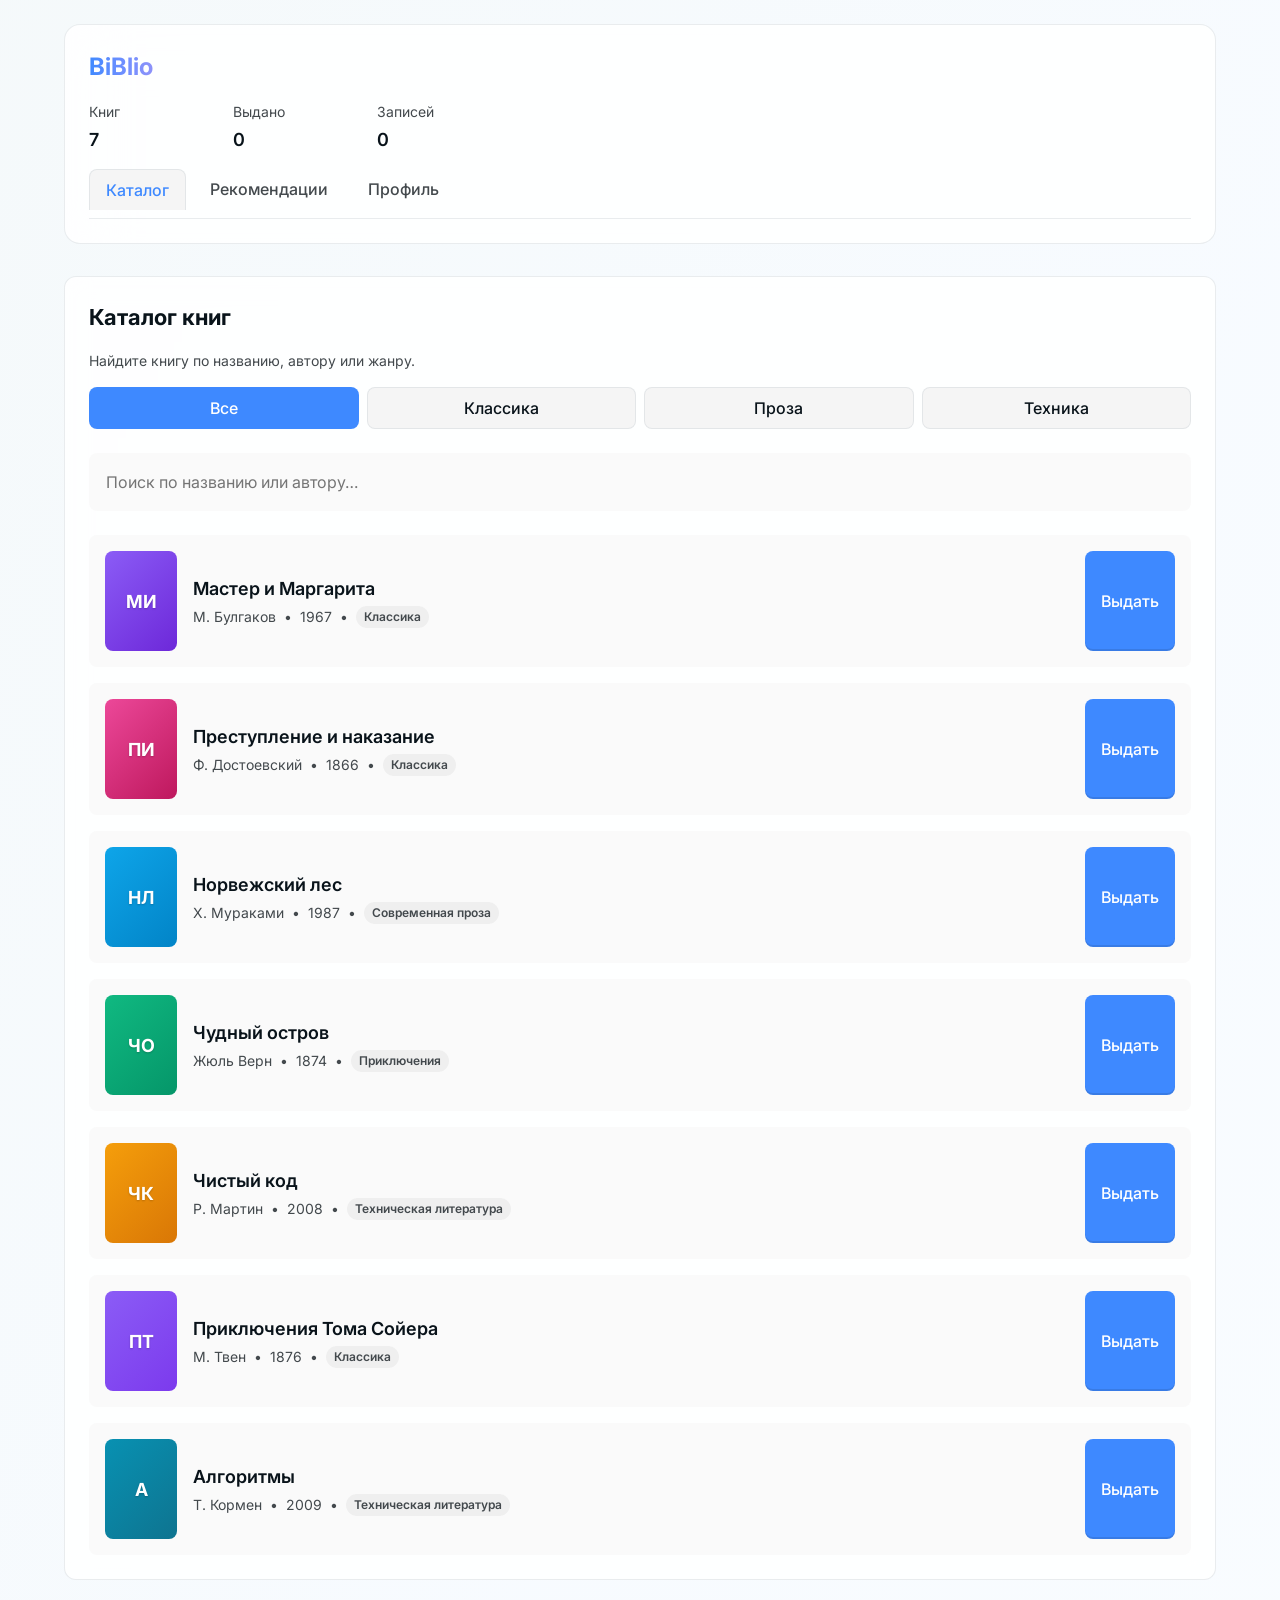
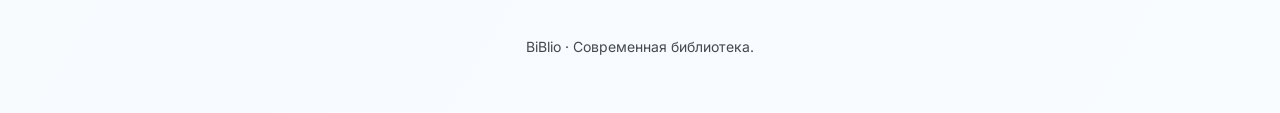
<file: index.html>
<!doctype html>
<html lang="ru">
<head>
  <meta charset="utf-8" />
  <meta name="viewport" content="width=device-width, initial-scale=1" />
  <title>BiBlio · Библиотека</title>
  <meta name="description" content="Современный интерфейс библиотеки: каталог, рекомендации, личный кабинет. Никаких выезжающих элементов — только плавные переходы." />
  <link rel="preconnect" href="https://fonts.googleapis.com">
  <link rel="preconnect" href="https://fonts.gstatic.com" crossorigin>
  <link href="https://fonts.googleapis.com/css2?family=Inter:wght@300;400;500;600;700&display=swap" rel="stylesheet">
  <style>
    /* ===== ULTRA-MODERN STYLES — 3-page layout ===== */
    :root {
      --spacing-xs: 4px;
      --spacing-s: 8px;
      --spacing-m: 16px;
      --spacing-l: 24px;
      --spacing-xl: 32px;
      --radius-s: 8px;
      --radius-m: 12px;
      --radius-l: 16px;
      
      --bg-gradient: linear-gradient(120deg, oklch(98% 0.005 220), oklch(99% 0.008 260));
      --card-bg: oklch(100% 0 0 / 85%);
      --card-bg-dark: oklch(15% 0.005 240 / 88%);
      --text: oklch(18% 0.02 240);
      --text-muted: oklch(40% 0.01 240);
      --border: oklch(85% 0.01 240 / 40%);
      --accent: oklch(65% 0.2 260);
      --accent-hover: oklch(60% 0.22 260);
      --success: oklch(60% 0.18 140);
      --danger: oklch(65% 0.2 20);
    }

    @media (prefers-color-scheme: dark) {
      :root {
        --bg-gradient: linear-gradient(120deg, oklch(10% 0.008 240), oklch(12% 0.012 260));
        --text: oklch(95% 0.01 240);
        --text-muted: oklch(70% 0.008 240);
        --border: oklch(30% 0.01 240 / 30%);
      }
    }

    * { box-sizing: border-box; }
    html { scroll-behavior: smooth; }
    body {
      margin: 0;
      font-family: 'Inter', -apple-system, BlinkMacSystemFont, sans-serif;
      background: var(--bg-gradient);
      color: var(--text);
      line-height: 1.5;
      -webkit-font-smoothing: antialiased;
    }

    .container {
      max-width: 1200px;
      margin: 0 auto;
      padding: var(--spacing-l);
    }

    /* ===== HEADER — фиксированный, с навигацией ===== */
    header {
      background: var(--card-bg);
      backdrop-filter: blur(30px);
      -webkit-backdrop-filter: blur(30px);
      border: 1px solid var(--border);
      border-radius: var(--radius-l);
      padding: var(--spacing-l);
      margin-bottom: var(--spacing-xl);
      position: sticky;
      top: var(--spacing-l);
      z-index: 10;
    }
    @media (prefers-color-scheme: dark) {
      header {
        background: var(--card-bg-dark);
      }
    }

    .header-top {
      display: flex;
      justify-content: space-between;
      align-items: center;
      margin-bottom: var(--spacing-m);
    }

    .logo {
      font-weight: 700;
      font-size: 1.5rem;
      display: flex;
      align-items: center;
      gap: var(--spacing-xs);
      background: linear-gradient(90deg, var(--accent), oklch(70% 0.15 280));
      -webkit-background-clip: text;
      background-clip: text;
      color: transparent;
    }

    /* Статистика */
    .stats {
      display: flex;
      gap: var(--spacing-l);
      flex-wrap: wrap;
    }
    .stat {
      display: flex;
      flex-direction: column;
      min-width: 120px;
    }
    .stat-label {
      font-size: 0.875rem;
      color: var(--text-muted);
      margin-bottom: var(--spacing-xs);
    }
    .stat-value {
      font-weight: 600;
      font-size: 1.125rem;
    }

    /* ===== NAV — табы ===== */
    .nav-tabs {
      display: flex;
      gap: var(--spacing-s);
      margin-top: var(--spacing-m);
      border-bottom: 1px solid var(--border);
      padding-bottom: var(--spacing-s);
    }
    .nav-link {
      padding: var(--spacing-s) var(--spacing-m);
      font-weight: 500;
      color: var(--text-muted);
      text-decoration: none;
      border-radius: var(--radius-s) var(--radius-s) 0 0;
      cursor: pointer;
      transition: all 0.2s ease;
    }
    .nav-link.active {
      color: var(--accent);
      background: oklch(95% 0 0 / 60%);
      border: 1px solid var(--border);
      border-bottom: none;
    }
    @media (prefers-color-scheme: dark) {
      .nav-link.active { background: oklch(20% 0 0 / 40%); }
    }

    /* ===== PAGES — переключение ===== */
    .page {
      display: none;
      opacity: 0;
      transform: translateY(10px);
      transition: opacity 0.3s, transform 0.3s;
    }
    .page.active {
      display: block;
      opacity: 1;
      transform: translateY(0);
    }

    /* ===== CONTENT BLOCKS ===== */
    .card {
      background: var(--card-bg);
      backdrop-filter: blur(12px);
      border: 1px solid var(--border);
      border-radius: var(--radius-m);
      padding: var(--spacing-l);
      margin-bottom: var(--spacing-l);
    }
    @media (prefers-color-scheme: dark) {
      .card {
        background: var(--card-bg-dark);
      }
    }

    h2 {
      font-weight: 700;
      font-size: 1.375rem;
      margin: 0 0 var(--spacing-m);
    }

    .text-muted {
      color: var(--text-muted);
      font-size: 0.875rem;
      margin: 0 0 var(--spacing-m);
    }

    /* Фильтры */
    .filters {
      display: flex;
      gap: var(--spacing-s);
      margin-bottom: var(--spacing-l);
      flex-wrap: wrap;
    }
    .filter-btn {
      flex: 1;
      min-width: 100px;
      padding: var(--spacing-s) var(--spacing-m);
      background: oklch(95% 0 0 / 60%);
      border: 1px solid var(--border);
      border-radius: var(--radius-s);
      font: inherit;
      font-weight: 500;
      color: var(--text);
      cursor: pointer;
      transition: all 0.2s ease;
    }
    @media (prefers-color-scheme: dark) {
      .filter-btn { background: oklch(20% 0 0 / 40%); }
    }
    .filter-btn.active {
      background: var(--accent);
      color: white;
      border-color: transparent;
    }

    /* Инпуты */
    .input-group {
      display: flex;
      gap: var(--spacing-s);
      margin-bottom: var(--spacing-l);
    }
    input, select, button {
      font: inherit;
    }
    input, select {
      flex: 1;
      padding: var(--spacing-m);
      border-radius: var(--radius-s);
      border: 1px solid transparent;
      background: oklch(98% 0 0 / 70%);
      color: var(--text);
      transition: border-color 0.2s;
    }
    @media (prefers-color-scheme: dark) {
      input, select { background: oklch(20% 0 0 / 50%); }
    }
    input:focus, select:focus {
      outline: none;
      border-color: var(--accent);
      background: var(--card-bg);
    }

    /* Книги */
    .book-list {
      display: flex;
      flex-direction: column;
      gap: var(--spacing-m);
    }
    .book {
      display: flex;
      gap: var(--spacing-m);
      padding: var(--spacing-m);
      border-radius: var(--radius-s);
      background: oklch(97% 0 0 / 50%);
      transition: transform 0.2s;
    }
    @media (prefers-color-scheme: dark) {
      .book { background: oklch(22% 0 0 / 40%); }
    }
    .cover {
      width: 72px;
      height: 100px;
      border-radius: var(--radius-s);
      flex-shrink: 0;
      display: flex;
      align-items: center;
      justify-content: center;
      font-weight: 700;
      font-size: 18px;
      color: white;
      text-shadow: 0 1px 2px rgba(0,0,0,0.2);
    }
    .cover-1 { background: linear-gradient(135deg, #8b5cf6, #6d28d9); }
    .cover-2 { background: linear-gradient(135deg, #ec4899, #be185d); }
    .cover-3 { background: linear-gradient(135deg, #0ea5e9, #0284c7); }
    .cover-4 { background: linear-gradient(135deg, #10b981, #059669); }
    .cover-5 { background: linear-gradient(135deg, #f59e0b, #d97706); }
    .cover-6 { background: linear-gradient(135deg, #8b5cf6, #7c3aed); }
    .cover-7 { background: linear-gradient(135deg, #0891b2, #0e7490); }

    .meta {
      flex: 1;
      display: flex;
      flex-direction: column;
      justify-content: center;
    }
    .title {
      font-weight: 600;
      font-size: 1.125rem;
      margin: 0 0 var(--spacing-xs);
    }
    .details {
      color: var(--text-muted);
      font-size: 0.875rem;
      display: flex;
      gap: 8px;
    }
    .genre-pill {
      padding: 2px 8px;
      border-radius: 999px;
      background: oklch(90% 0 0 / 40%);
      font-size: 0.75rem;
      font-weight: 600;
    }
    @media (prefers-color-scheme: dark) {
      .genre-pill { background: oklch(30% 0 0 / 50%); }
    }

    /* Кнопки */
    .btn {
      display: inline-flex;
      align-items: center;
      justify-content: center;
      gap: var(--spacing-xs);
      padding: var(--spacing-s) var(--spacing-m);
      border-radius: var(--radius-s);
      font-weight: 500;
      border: none;
      cursor: pointer;
      transition: all 0.15s ease;
      box-shadow: inset 0 -2px 0 oklch(0% 0 0 / 0.1);
    }
    .btn:active {
      transform: translateY(1px);
      box-shadow: inset 0 1px 0 oklch(0% 0 0 / 0.1);
    }
    .btn-primary {
      background: var(--accent);
      color: white;
    }
    .btn-primary:hover:not(:disabled) {
      background: var(--accent-hover);
    }
    .btn-secondary {
      background: oklch(95% 0 0 / 80%);
      color: var(--text);
    }
    @media (prefers-color-scheme: dark) {
      .btn-secondary { background: oklch(25% 0 0 / 60%); }
    }
    .btn-danger {
      background: oklch(95% 0 0 / 80%);
      color: var(--danger);
    }

    /* Списки */
    .list-empty {
      color: var(--text-muted);
      text-align: center;
      padding: var(--spacing-l);
    }

    /* Форма записи */
    .event-form {
      display: flex;
      flex-direction: column;
      gap: var(--spacing-m);
    }
    .form-row {
      display: flex;
      gap: var(--spacing-s);
    }

    /* Toast */
    #toast {
      position: fixed;
      top: 20px;
      right: 20px;
      background: var(--text);
      color: white;
      padding: 12px 20px;
      border-radius: 12px;
      font-weight: 500;
      box-shadow: 0 6px 20px oklch(0% 0 0 / 0.2);
      opacity: 0;
      transform: translateX(20px);
      transition: opacity 0.3s, transform 0.3s;
      z-index: 1000;
    }
    #toast.show {
      opacity: 1;
      transform: translateX(0);
    }

    footer {
      text-align: center;
      padding: var(--spacing-xl) var(--spacing-l);
      color: var(--text-muted);
      font-size: 0.875rem;
    }
    code {
      background: oklch(90% 0 0 / 50%);
      padding: 2px 6px;
      border-radius: 4px;
      font-family: monospace;
    }

    /* Focus */
    button:focus-visible, input:focus-visible, select:focus-visible, a:focus-visible {
      outline: 2px solid var(--accent);
      outline-offset: 2px;
    }
  </style>
  <!-- Yandex.Metrika counter -->
  <script type="text/javascript">
      (function(m,e,t,r,i,k,a){
          m[i]=m[i]||function(){(m[i].a=m[i].a||[]).push(arguments)};
          m[i].l=1*new Date();
          for (var j = 0; j < document.scripts.length; j++) {if (document.scripts[j].src === r) { return; }}
          k=e.createElement(t),a=e.getElementsByTagName(t)[0],k.async=1,k.src=r,a.parentNode.insertBefore(k,a)
      })(window, document,'script','https://mc.yandex.ru/metrika/tag.js?id=105361406', 'ym');
  
      ym(105361406, 'init', {ssr:true, webvisor:true, clickmap:true, ecommerce:"dataLayer", accurateTrackBounce:true, trackLinks:true});
  </script>
  <noscript><div><img src="https://mc.yandex.ru/watch/105361406" style="position:absolute; left:-9999px;" alt="" /></div></noscript>
  <!-- /Yandex.Metrika counter -->
</head>
<body>
  <div class="container">
    <header>
      <div class="header-top">
        <div class="logo">BiBlio</div>
      </div>
      <div class="stats">
        <div class="stat">
          <span class="stat-label">Книг</span>
          <span class="stat-value" id="stat-total">7</span>
        </div>
        <div class="stat">
          <span class="stat-label">Выдано</span>
          <span class="stat-value" id="stat-borrowed">0</span>
        </div>
        <div class="stat">
          <span class="stat-label">Записей</span>
          <span class="stat-value" id="stat-events">0</span>
        </div>
      </div>
      <nav class="nav-tabs">
        <a href="#books" class="nav-link active" data-page="books">Каталог</a>
        <a href="#recommend" class="nav-link" data-page="recommend">Рекомендации</a>
        <a href="#profile" class="nav-link" data-page="profile">Профиль</a>
      </nav>
    </header>

    <!-- Страница 1: Каталог -->
    <section id="page-books" class="page active">
      <div class="card">
        <h2>Каталог книг</h2>
        <p class="text-muted">Найдите книгу по названию, автору или жанру.</p>

        <div class="filters">
          <button class="filter-btn active" data-genre="">Все</button>
          <button class="filter-btn" data-genre="Классика">Классика</button>
          <button class="filter-btn" data-genre="Современная проза">Проза</button>
          <button class="filter-btn" data-genre="Техническая литература">Техника</button>
        </div>

        <div class="input-group">
          <input type="text" id="searchInput" placeholder="Поиск по названию или автору…" autocomplete="off">
        </div>

        <div class="book-list" id="booksList">
          <!-- Книги рендерятся сюда -->
        </div>
      </div>
    </section>

    <!-- Страница 2: Рекомендации -->
    <section id="page-recommend" class="page">
      <div class="card">
        <h2>Персональные рекомендации</h2>
        <p class="text-muted">Мы подберём книгу на основе ваших предпочтений.</p>

        <div class="input-group">
          <select id="recGenre">
            <option value="Классика">Классика</option>
            <option value="Современная проза">Современная проза</option>
            <option value="Приключения">Приключения</option>
            <option value="Техническая литература">Техника</option>
          </select>
          <button class="btn btn-primary" id="getRec">Подобрать</button>
        </div>

        <div class="book-list" id="recResult">
          <div class="list-empty">Выберите жанр и нажмите «Подобрать»</div>
        </div>
      </div>
    </section>

    <!-- Страница 3: Профиль -->
    <section id="page-profile" class="page">
      <div class="card">
        <h2>Выданные книги</h2>
        <div class="actions" style="display:flex;gap:var(--spacing-s);margin-bottom:var(--spacing-m);">
          <button class="btn btn-danger" id="clearBorrowed">Очистить всё</button>
        </div>
        <div class="book-list" id="borrowedList">
          <div class="list-empty">У вас нет выданных книг</div>
        </div>
      </div>

      <div class="card">
        <h2>Запись на события</h2>
        <p class="text-muted">Зарегистрируйтесь на ближайшие мероприятия.</p>

        <form class="event-form" id="eventForm">
          <div class="form-row">
            <input type="text" id="visitorName" placeholder="Ваше имя" required>
          </div>
          <div class="form-row">
            <select id="eventSelect" style="flex:1;">
              <option>Авторская встреча: «Современная проза» — 2025-12-01</option>
              <option>Детский час: мастер-класс — 2025-12-05</option>
              <option>Лекция: История книги — 2026-01-15</option>
            </select>
            <button type="submit" class="btn btn-primary">Записаться</button>
          </div>
        </form>

        <div style="margin-top: var(--spacing-l);">
          <h3 style="font-size:1.125rem;margin:var(--spacing-m) 0;">Мои записи</h3>
          <div id="eventList">
            <div class="list-empty">Нет записей</div>
          </div>
        </div>
      </div>
    </section>

    <footer>
      BiBlio · Современная библиотека.
    </footer>
  </div>

  <!-- Toast -->
  <div id="toast" role="alert"></div>

  <script>
    // Данные
    const books = [
      {id:1,title:'Мастер и Маргарита',author:'М. Булгаков',genre:'Классика',year:1967},
      {id:2,title:'Преступление и наказание',author:'Ф. Достоевский',genre:'Классика',year:1866},
      {id:3,title:'Норвежский лес',author:'Х. Мураками',genre:'Современная проза',year:1987},
      {id:4,title:'Чудный остров',author:'Жюль Верн',genre:'Приключения',year:1874},
      {id:5,title:'Чистый код',author:'Р. Мартин',genre:'Техническая литература',year:2008},
      {id:6,title:'Приключения Тома Сойера',author:'М. Твен',genre:'Классика',year:1876},
      {id:7,title:'Алгоритмы',author:'Т. Кормен',genre:'Техническая литература',year:2009}
    ];

    // Keys
    const BORROW_KEY = 'biblio_borrowed';
    const EVENTS_KEY = 'biblio_events';

    // DOM
    const pages = {
      books: document.getElementById('page-books'),
      recommend: document.getElementById('page-recommend'),
      profile: document.getElementById('page-profile')
    };
    const navLinks = document.querySelectorAll('.nav-link');
    const booksList = document.getElementById('booksList');
    const searchInput = document.getElementById('searchInput');
    const recGenre = document.getElementById('recGenre');
    const recResult = document.getElementById('recResult');
    const borrowedList = document.getElementById('borrowedList');
    const eventForm = document.getElementById('eventForm');
    const eventList = document.getElementById('eventList');
    const clearBorrowed = document.getElementById('clearBorrowed');
    const statTotal = document.getElementById('stat-total');
    const statBorrowed = document.getElementById('stat-borrowed');
    const statEvents = document.getElementById('stat-events');
    const toast = document.getElementById('toast');

    // Утилиты
    const escape = s => s.replace(/[&<>"']/g, m => ({'&':'&amp;','<':'<','>':'>','"':'&quot;',"'":"&#39;"})[m]);
    const getCoverClass = id => `cover-${((id - 1) % 7) + 1}`;
    const getCoverLetters = title => title.split(' ').slice(0,2).map(w => w[0]?.toUpperCase() || '').join('');

    // Рендер книги
    const renderBook = (b, isBorrowed = false) => {
      const coverClass = getCoverClass(b.id);
      const letters = getCoverLetters(b.title);
      const btnText = isBorrowed ? 'Вернуть' : 'Выдать';
      const btnClass = isBorrowed ? 'btn-danger' : 'btn-primary';
      const action = isBorrowed ? 'return' : 'borrow';
      return `
        <div class="book">
          <div class="cover ${coverClass}">${letters}</div>
          <div class="meta">
            <div class="title">${escape(b.title)}</div>
            <div class="details">
              <span>${escape(b.author)}</span> • 
              <span>${b.year}</span> • 
              <span class="genre-pill">${b.genre}</span>
            </div>
          </div>
          <button class="btn ${btnClass} action-btn" data-id="${b.id}" data-action="${action}">
            ${btnText}
          </button>
        </div>
      `;
    };

    // Рендер книг
    const renderBooks = (list = books) => {
      if (list.length === 0) {
        booksList.innerHTML = `<div class="list-empty">Книг не найдено</div>`;
        return;
      }
      booksList.innerHTML = list.map(b => renderBook(b)).join('');
      attachHandlers();
    };

    // Обработчики
    const attachHandlers = () => {
      document.querySelectorAll('.action-btn').forEach(btn => {
        btn.onclick = () => {
          const id = +btn.dataset.id;
          const action = btn.dataset.action;
          if (action === 'borrow') {
            borrowBook(id);
          } else {
            returnBook(id);
          }
        };
      });
    };

    // Выдача/возврат
    const getBorrowed = () => JSON.parse(localStorage.getItem(BORROW_KEY) || '[]');
    const setBorrowed = arr => {
      localStorage.setItem(BORROW_KEY, JSON.stringify(arr));
      updateStats();
    };

    const borrowBook = id => {
      const arr = getBorrowed();
      if (!arr.includes(id)) {
        arr.push(id);
        setBorrowed(arr);
        showToast('Книга выдана');
        renderBorrowed();
      }
    };

    const returnBook = id => {
      let arr = getBorrowed();
      arr = arr.filter(x => x !== id);
      setBorrowed(arr);
      showToast('Книга возвращена');
      renderBorrowed();
    };

    // Рендер выданных
    const renderBorrowed = () => {
      const ids = getBorrowed();
      if (!ids.length) {
        borrowedList.innerHTML = `<div class="list-empty">У вас нет выданных книг</div>`;
        return;
      }
      const list = ids.map(id => books.find(b => b.id === id)).filter(Boolean);
      borrowedList.innerHTML = list.map(b => renderBook(b, true)).join('');
      attachHandlers();
    };

    // События
    const getEvents = () => JSON.parse(localStorage.getItem(EVENTS_KEY) || '[]');
    const setEvents = arr => {
      localStorage.setItem(EVENTS_KEY, JSON.stringify(arr));
      updateStats();
    };

    // Рендер событий
    const renderEvents = () => {
      const arr = getEvents();
      if (!arr.length) {
        eventList.innerHTML = `<div class="list-empty">Нет записей</div>`;
        return;
      }
      eventList.innerHTML = arr.map(x => `
        <div class="book" style="padding:8px 12px;background:oklch(97% 0 0 / 50%);">
          <div class="meta">
            <div class="title" style="font-size:0.95rem;">${escape(x.event)}</div>
            <div class="details" style="font-size:0.75rem;">
              <span>${escape(x.name)}</span>
            </div>
          </div>
        </div>
      `).join('');
    };

    // Статистика
    const updateStats = () => {
      const total = books.length;
      const borrowed = getBorrowed().length;
      const events = getEvents().length;
      
      statTotal.textContent = total;
      statBorrowed.textContent = borrowed;
      statEvents.textContent = events;
    };

    // Переключение страниц
    const showPage = (pageId) => {
      // Скрываем все
      Object.values(pages).forEach(p => p.classList.remove('active'));
      // Показываем нужную
      pages[pageId].classList.add('active');
      // Обновляем навигацию
      navLinks.forEach(link => {
        if (link.dataset.page === pageId) {
          link.classList.add('active');
        } else {
          link.classList.remove('active');
        }
      });
      // Обновляем URL
      history.pushState({ page: pageId }, '', `#${pageId}`);
    };

    // Обработка кликов по навигации
    navLinks.forEach(link => {
      link.addEventListener('click', (e) => {
        e.preventDefault();
        showPage(link.dataset.page);
      });
    });

    // Обработка back/forward
    window.addEventListener('popstate', (e) => {
      const page = (e.state?.page) || 'books';
      showPage(page);
    });

    // Фильтры каталога
    const setupFilters = () => {
      document.querySelectorAll('.filter-btn').forEach(btn => {
        btn.addEventListener('click', () => {
          document.querySelectorAll('.filter-btn').forEach(b => b.classList.remove('active'));
          btn.classList.add('active');
          const genre = btn.dataset.genre;
          const q = searchInput.value.toLowerCase();
          const filtered = books.filter(b => 
            (!genre || b.genre === genre) && 
            (b.title.toLowerCase().includes(q) || b.author.toLowerCase().includes(q))
          );
          renderBooks(filtered);
        });
      });

      searchInput.addEventListener('input', () => {
        const activeBtn = document.querySelector('.filter-btn.active');
        const genre = activeBtn?.dataset.genre || '';
        const q = searchInput.value.toLowerCase();
        const filtered = books.filter(b => 
          (!genre || b.genre === genre) && 
          (b.title.toLowerCase().includes(q) || b.author.toLowerCase().includes(q))
        );
        renderBooks(filtered);
      });
    };

    // Рекомендации
    document.getElementById('getRec').addEventListener('click', () => {
      const genre = recGenre.value;
      const candidates = books.filter(b => b.genre === genre);
      if (!candidates.length) {
        recResult.innerHTML = `<div class="list-empty">Нет книг в жанре «${genre}»</div>`;
        return;
      }
      const book = candidates[Math.floor(Math.random() * candidates.length)];
      recResult.innerHTML = renderBook(book);
      attachHandlers();
    });

    // Форма событий
    eventForm.addEventListener('submit', (e) => {
      e.preventDefault();
      const name = document.getElementById('visitorName').value.trim();
      const ev = document.getElementById('eventSelect').value;
      if (!name) {
        showToast('Введите имя', 'warn');
        return;
      }
      const arr = getEvents();
      arr.push({ name, event: ev, time: new Date().toISOString() });
      setEvents(arr);
      document.getElementById('visitorName').value = '';
      renderEvents();
      showToast('Вы записаны!');
    });

    // Очистка
    clearBorrowed.addEventListener('click', () => {
      if (confirm('Очистить все выданные книги?')) {
        setBorrowed([]);
        renderBorrowed();
        showToast('Очищено');
      }
    });

    // Toast
    const showToast = (msg, type = 'success') => {
      toast.textContent = msg;
      toast.className = `show`;
      if (type === 'warn') {
        toast.style.background = 'var(--danger)';
      } else {
        toast.style.background = 'var(--text)';
      }
      setTimeout(() => toast.classList.remove('show'), 2500);
    };

    // Инициализация
    window.addEventListener('DOMContentLoaded', () => {
      // Обработка прямого URL (#recommend)
      const hash = window.location.hash.slice(1) || 'books';
      showPage(hash);

      // Данные
      updateStats();
      
      // Каталог
      renderBooks();
      setupFilters();

      // Профиль
      renderBorrowed();
      renderEvents();
    });
  </script>
</body>
</html>
</file>
